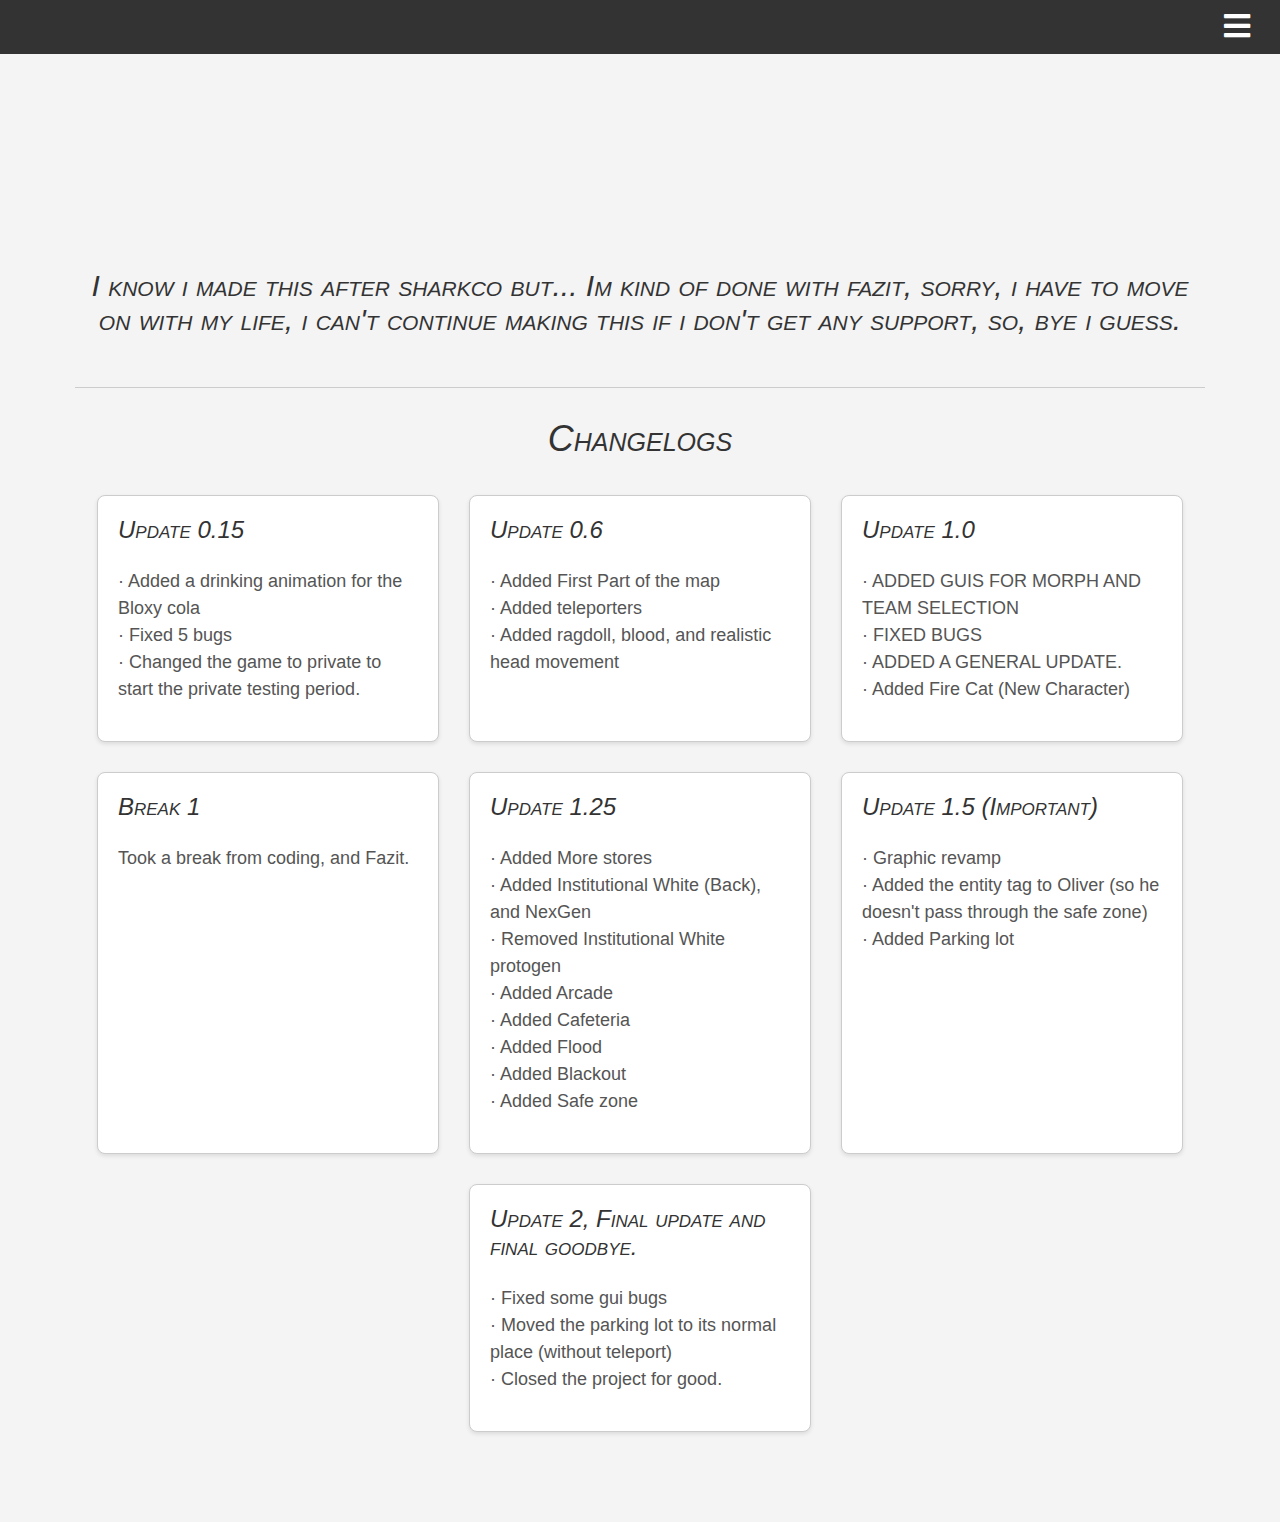
<file: index.html>
<!DOCTYPE html>
<html lang=en>
<head>
    <title>Fazit</title>
    <link rel="stylesheet" href="https://cdnjs.cloudflare.com/ajax/libs/font-awesome/5.15.3/css/all.min.css">
    <style>
body {
    overflow-x: hidden; 
    margin: 75px;   
    background-color: #f4f4f4;
    font-family: "Arial", Helvetica, sans-serif;
}

.navbar {
    background-color: #333;
    overflow: hidden;
    padding: 10px;
    position: fixed;
    top: 0;
    left: 0; 
    width: 100%;
    box-sizing: border-box; 
    display: flex;
    justify-content: space-between;
    align-items: center;
    z-index: 1000;
}

.menu-icon {
    font-size: 30px;
    color: #fff;
    cursor: pointer;
    margin-right: 20px;
}

.mi-texto {
    font-family: "Calibri", sans-serif;
    font-style: italic;
    font-size: 30px;
    font-weight: bold;
    font-variant: small-caps;
    color: transparent;
    transition: color 0.5s ease;
    animation: rainbow 5s infinite;
    margin-left: 20px;
    white-space: nowrap;
    overflow: hidden;
    text-overflow: ellipsis;
}

        .mi-texto {
            font-family: "Calibri", sans-serif;
            font-style: italic;
            font-size: 30px;
            font-weight: bold;
            font-variant: small-caps;
            color: transparent;
            transition: color 0.5s ease;
            animation: rainbow 5s infinite;
            margin-left: 20px; 
            white-space: nowrap; 
            overflow: hidden; 
            text-overflow: ellipsis; 
        }

        .menu-icon {
            font-size: 30px;
            color: #fff;
            cursor: pointer;
            margin-right: 20px;
        }

        .sidebar {
            height: 100%;
            width: 0;
            position: fixed;
            top: 0;
            right: 0;
            background-color: #333;
            overflow-x: hidden;
            transition: 0.5s;
            padding-top: 60px;
            z-index: 1001;
        }

        .sidebar a {
            padding: 10px 15px;
            text-decoration: none;
            font-size: 25px;
            color: #fff;
            display: block;
            transition: 0.3s;
        }

        .sidebar a:hover {
            background-color: #575757;
        }

        .closebtn {
            position: absolute;
            top: 20px;
            right: 25px;
            font-size: 36px;
            margin-left: 50px;
        }

        .titletext {
            font-family: "Calibri", sans-serif;
            font-style: italic;
            font-size: 60px;
            font-weight: normal;
            font-variant: small-caps;
            color: transparent;
            transition: color 0.5s ease;
            animation: rainbow 5s infinite;
            text-align: center;
            margin-top: 100px;
        }

        .subtitle {
            font-family: "Calibri", sans-serif;
            font-style: italic;
            font-size: 30px;
            font-weight: normal;
            font-variant: small-caps;
            color: #333;
            text-align: center;
            margin-bottom: 50px;
            margin-top: 100px;
        }

        @keyframes rainbow {
            0% { color: red; }
            14% { color: orange; }
            28% { color: yellow; }
            42% { color: green; }
            57% { color: blue; }
            71% { color: indigo; }
            85% { color: violet; }
            100% { color: red; }
        }

        .separator {
            border: 0;
            height: 1px;
            background: #ccc;
            margin: 20px 0;
        }

        .changelog-section {
            margin-top: 30px;
        }

        .changelog-section h2 {
            font-family: "Calibri", sans-serif;
            font-style: italic;
            font-size: 36px;
            font-weight: normal;
            font-variant: small-caps;
            color: #333;
            text-align: center;
            margin-bottom: 20px;
        }

        .card-container {
            display: flex;
            flex-wrap: wrap;
            justify-content: center;
        }

        .card {
            background-color: white;
            border: 1px solid #ccc;
            border-radius: 8px;
            box-shadow: 0px 2px 4px rgba(0, 0, 0, 0.1);
            width: 300px;
            margin: 15px;
            padding: 20px;
            font-size: 18px;
        }

        .card h3 {
            font-family: "Calibri", sans-serif;
            font-style: italic;
            font-size: 24px;
            font-weight: normal;
            font-variant: small-caps;
            color: #333;
            margin-top: 0;
        }

        .card p {
            color: #555;
            line-height: 1.5;
        }
    </style>
</head>
<body>
    <div class="navbar">
        <div class="mi-texto"> Fazit </div>
        <div class="menu-icon" onclick="openNav()"><i class="fas fa-bars"></i></div>
    </div>

    <div id="mySidebar" class="sidebar">
        <a href="javascript:void(0)" class="closebtn" onclick="closeNav()">&times;</a>
        <a href="#home">Home</a>
        <a href="#changelogs">Changelogs</a>
        <a href="#forums">Forums</a>
        <a href="#contact">Contact</a>
    </div>

    <div class="titletext">Uhh hello there! :3</div>
    <div class="subtitle">I know i made this after sharkco but... Im kind of done with fazit, sorry, i have to move on with my life, i can't continue making this if i don't get any support, so, bye i guess.</div>

    <hr class="separator">

    <div class="changelog-section" id="changelogs">
        <h2>Changelogs</h2>
        <div class="card-container">
            <div class="card">
                <h3>Update 0.15</h3>
                <p>· Added a drinking animation for the Bloxy cola<br>
                   · Fixed 5 bugs<br>
                   · Changed the game to private to start the private testing period.</p>
            </div>
            <div class="card">
                <h3>Update 0.6</h3>
                <p>· Added First Part of the map<br>
                   · Added teleporters<br>
                   · Added ragdoll, blood, and realistic head movement</p>
            </div>
            <div class="card">
                <h3>Update 1.0</h3>
                <p>· ADDED GUIS FOR MORPH AND TEAM SELECTION<br>
                   · FIXED BUGS<br>
                   · ADDED A GENERAL UPDATE.<br>
                   · Added Fire Cat (New Character)</p>
            </div>
            <div class="card">
                <h3>Break 1</h3>
                <p>Took a break from coding, and Fazit.</p>
            </div>
            <div class="card">
                <h3>Update 1.25</h3>
                <p>· Added More stores<br>
                   · Added Institutional White (Back), and NexGen<br>
                   · Removed Institutional White protogen<br>
                   · Added Arcade<br>
                   · Added Cafeteria<br>
                   · Added Flood<br>
                   · Added Blackout<br>
                   · Added Safe zone</p>
            </div>
            <div class="card">
                <h3>Update 1.5 (Important)</h3>
                <p>· Graphic revamp<br>
                   · Added the entity tag to Oliver (so he doesn't pass through the safe zone)<br>
                   · Added Parking lot</p>
            </div>
            <div class="card">
                <h3>Update 2, Final update and final goodbye.</h3>
                <p>· Fixed some gui bugs<br>
                   · Moved the parking lot to its  normal place (without teleport)<br>
                   · Closed the project for good.</p>
            </div>
        </div>
    </div>

    <script>
        function openNav() {
            document.getElementById("mySidebar").style.width = "250px";
        }

        function closeNav() {
            document.getElementById("mySidebar").style.width = "0";
        }
    </script>
</body>
</html>
</file>
